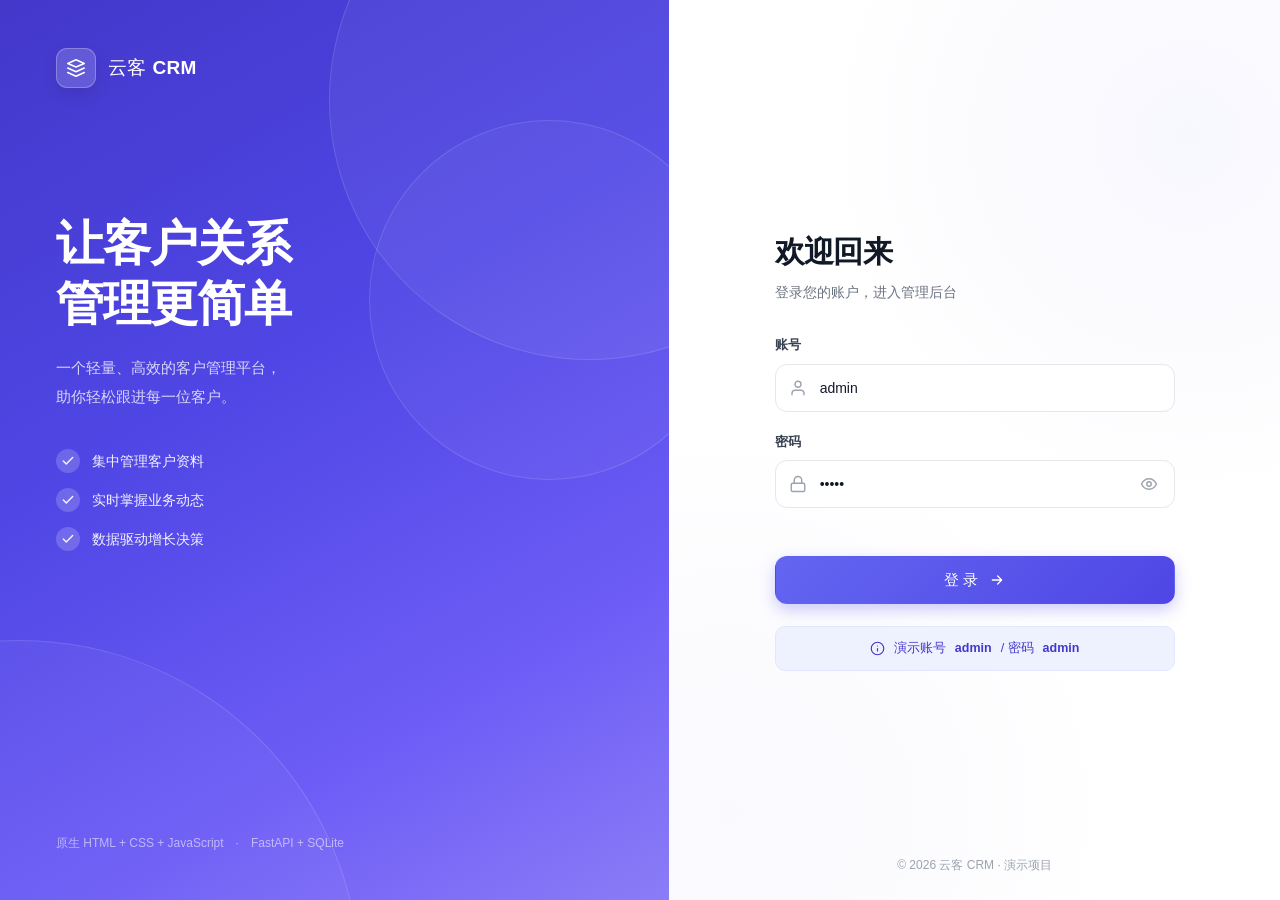
<file: frontend/index.html>
<!DOCTYPE html>
<html lang="zh-CN">
<head>
<meta charset="UTF-8">
<meta name="viewport" content="width=device-width, initial-scale=1.0">
<title>登录 · 客户管理系统</title>
<link rel="stylesheet" href="static/css/style.css">
</head>
<body class="login-page">
  <div class="login-shell">
    <!-- 左侧品牌展示区 -->
    <section class="login-brand">
      <div class="brand-decor d1"></div>
      <div class="brand-decor d2"></div>
      <div class="brand-decor d3"></div>
      <div class="brand-content">
        <div class="brand-logo">
          <div class="brand-logo-mark">
            <svg viewBox="0 0 24 24"><path d="M3 7l9-4 9 4-9 4-9-4z"/><path d="M3 12l9 4 9-4M3 17l9 4 9-4"/></svg>
          </div>
          <span>云客 <b>CRM</b></span>
        </div>
        <div class="brand-copy">
          <h1>让客户关系<br>管理更简单</h1>
          <p>一个轻量、高效的客户管理平台，<br>助你轻松跟进每一位客户。</p>
        </div>
        <div class="brand-features">
          <div class="f-item"><span class="f-ic"><svg viewBox="0 0 24 24"><path d="M20 6L9 17l-5-5"/></svg></span>集中管理客户资料</div>
          <div class="f-item"><span class="f-ic"><svg viewBox="0 0 24 24"><path d="M20 6L9 17l-5-5"/></svg></span>实时掌握业务动态</div>
          <div class="f-item"><span class="f-ic"><svg viewBox="0 0 24 24"><path d="M20 6L9 17l-5-5"/></svg></span>数据驱动增长决策</div>
        </div>
      </div>
      <div class="brand-footer">原生 HTML + CSS + JavaScript　·　FastAPI + SQLite</div>
    </section>

    <!-- 右侧登录表单区 -->
    <section class="login-panel">
      <div class="login-form-wrap">
        <div class="login-mobile-logo">
          <div class="brand-logo-mark">
            <svg viewBox="0 0 24 24"><path d="M3 7l9-4 9 4-9 4-9-4z"/><path d="M3 12l9 4 9-4M3 17l9 4 9-4"/></svg>
          </div>
          <span>云客 <b>CRM</b></span>
        </div>
        <div class="login-heading">
          <h2>欢迎回来</h2>
          <p>登录您的账户，进入管理后台</p>
        </div>
        <form id="loginForm" novalidate>
          <div class="field">
            <label for="username">账号</label>
            <div class="input-icon">
              <svg viewBox="0 0 24 24"><path d="M20 21v-2a4 4 0 0 0-4-4H8a4 4 0 0 0-4 4v2"/><circle cx="12" cy="7" r="4"/></svg>
              <input id="username" name="username" type="text" placeholder="请输入账号" value="admin" autocomplete="username">
            </div>
          </div>
          <div class="field">
            <label for="password">密码</label>
            <div class="input-icon">
              <svg viewBox="0 0 24 24"><rect x="3" y="11" width="18" height="11" rx="2"/><path d="M7 11V7a5 5 0 0 1 10 0v4"/></svg>
              <input id="password" name="password" type="password" placeholder="请输入密码" value="admin" autocomplete="current-password">
              <button type="button" class="pwd-toggle" id="pwdToggle" title="显示密码">
                <svg viewBox="0 0 24 24"><path d="M2 12s3.5-7 10-7 10 7 10 7-3.5 7-10 7-10-7-10-7z"/><circle cx="12" cy="12" r="3"/></svg>
              </button>
            </div>
          </div>
          <div class="error" id="loginError"></div>
          <button type="submit" class="btn btn-primary btn-block" id="loginBtn">
            <span>登 录</span>
            <svg class="arrow" viewBox="0 0 24 24"><path d="M5 12h14M13 6l6 6-6 6"/></svg>
          </button>
        </form>
        <div class="demo-hint">
          <svg viewBox="0 0 24 24"><circle cx="12" cy="12" r="10"/><path d="M12 16v-4M12 8h.01"/></svg>
          演示账号 <b>admin</b> / 密码 <b>admin</b>
        </div>
      </div>
      <div class="login-copyright">© 2026 云客 CRM · 演示项目</div>
    </section>
  </div>

  <script src="static/js/config.js"></script>
  <script src="static/js/login.js"></script>
</body>
</html>
</file>
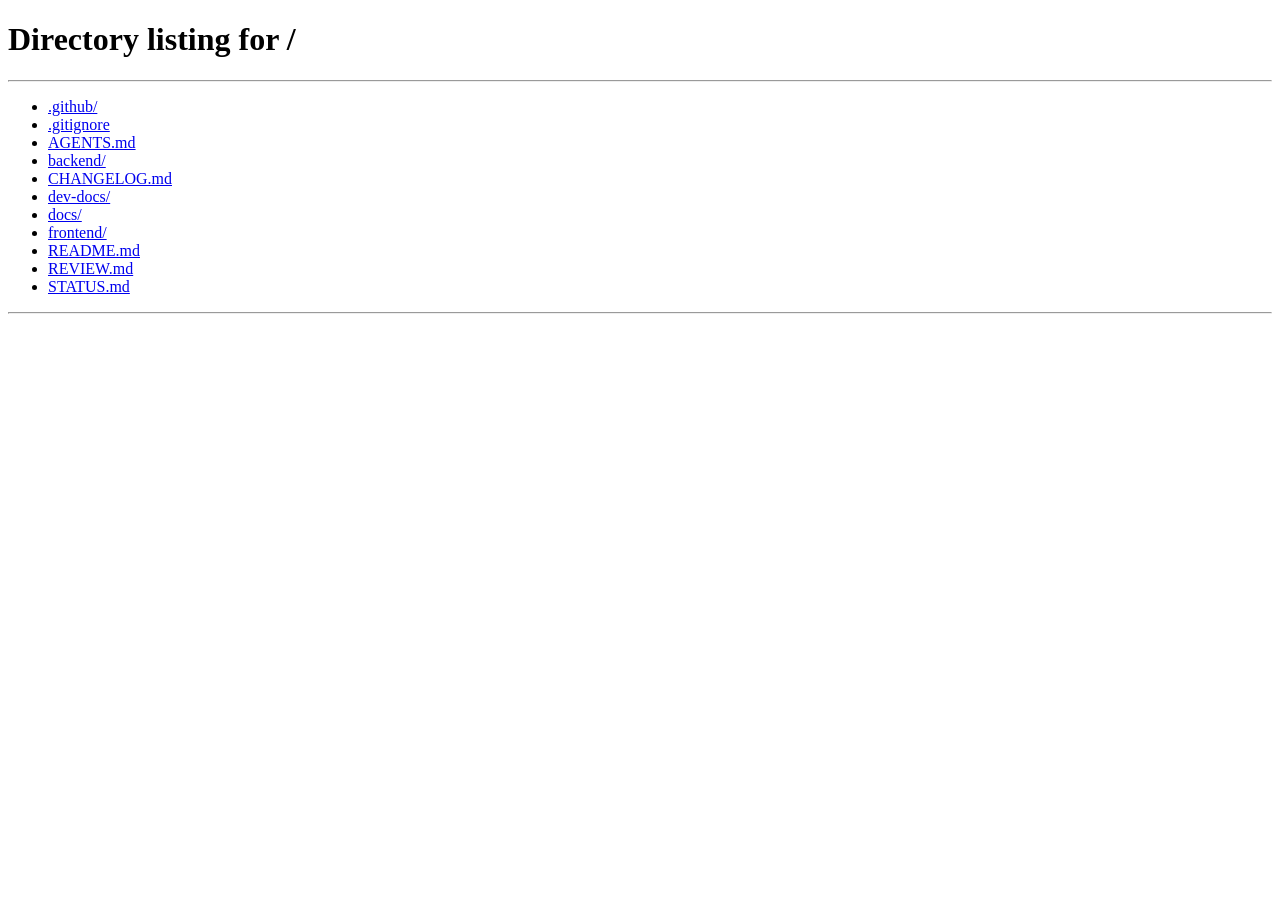
<file: frontend/admin.html>
<!DOCTYPE html>
<html lang="zh-CN">
<head>
<meta charset="UTF-8">
<meta name="viewport" content="width=device-width, initial-scale=1.0">
<title>用户管理 · 云客 CRM</title>
<link rel="stylesheet" href="static/css/style.css">
</head>
<body class="admin-page">
  <div class="layout">
    <!-- 左侧菜单 -->
    <aside class="sidebar" id="sidebar">
      <div class="side-brand">
        <div class="brand-logo-mark">
          <svg viewBox="0 0 24 24"><path d="M3 7l9-4 9 4-9 4-9-4z"/><path d="M3 12l9 4 9-4M3 17l9 4 9-4"/></svg>
        </div>
        <div class="side-brand-text"><strong>云客 CRM</strong><span>CUSTOMER SYSTEM</span></div>
      </div>

      <nav class="side-nav">
        <div class="nav-section-label">工作台</div>
        <a href="#" class="nav-item" data-nav="dashboard">
          <svg viewBox="0 0 24 24"><rect x="3" y="3" width="7" height="7" rx="1"/><rect x="14" y="3" width="7" height="7" rx="1"/><rect x="14" y="14" width="7" height="7" rx="1"/><rect x="3" y="14" width="7" height="7" rx="1"/></svg>
          <span>概览看板</span>
        </a>
        <div class="nav-section-label">业务管理</div>
        <a href="#" class="nav-item active" data-nav="customers">
          <svg viewBox="0 0 24 24"><path d="M16 21v-2a4 4 0 0 0-4-4H6a4 4 0 0 0-4 4v2"/><circle cx="9" cy="7" r="4"/><path d="M22 21v-2a4 4 0 0 0-3-3.87"/><path d="M16 3.13a4 4 0 0 1 0 7.75"/></svg>
          <span>用户管理</span>
          <span class="nav-badge" id="navCount">0</span>
        </a>
        <a href="#" class="nav-item" data-nav="orders">
          <svg viewBox="0 0 24 24"><path d="M14 2H6a2 2 0 0 0-2 2v16a2 2 0 0 0 2 2h12a2 2 0 0 0 2-2V8z"/><path d="M14 2v6h6M16 13H8M16 17H8M10 9H8"/></svg>
          <span>订单管理</span>
        </a>
        <a href="#" class="nav-item" data-nav="reports">
          <svg viewBox="0 0 24 24"><path d="M3 3v18h18"/><path d="m19 9-5 5-4-4-3 3"/></svg>
          <span>数据报表</span>
        </a>
        <div class="nav-section-label">系统</div>
        <a href="#" class="nav-item" data-nav="settings">
          <svg viewBox="0 0 24 24"><circle cx="12" cy="12" r="3"/><path d="M19.4 15a1.65 1.65 0 0 0 .33 1.82l.06.06a2 2 0 0 1-2.83 2.83l-.06-.06a1.65 1.65 0 0 0-1.82-.33 1.65 1.65 0 0 0-1 1.51V21a2 2 0 0 1-4 0v-.09A1.65 1.65 0 0 0 9 19.4a1.65 1.65 0 0 0-1.82.33l-.06.06a2 2 0 0 1-2.83-2.83l.06-.06a1.65 1.65 0 0 0 .33-1.82 1.65 1.65 0 0 0-1.51-1H3a2 2 0 0 1 0-4h.09A1.65 1.65 0 0 0 4.6 9a1.65 1.65 0 0 0-.33-1.82l-.06-.06a2 2 0 0 1 2.83-2.83l.06.06a1.65 1.65 0 0 0 1.82.33H9a1.65 1.65 0 0 0 1-1.51V3a2 2 0 0 1 4 0v.09a1.65 1.65 0 0 0 1 1.51 1.65 1.65 0 0 0 1.82-.33l.06-.06a2 2 0 0 1 2.83 2.83l-.06.06a1.65 1.65 0 0 0-.33 1.82V9a1.65 1.65 0 0 0 1.51 1H21a2 2 0 0 1 0 4h-.09a1.65 1.65 0 0 0-1.51 1z"/></svg>
          <span>系统设置</span>
        </a>
      </nav>

      <div class="side-bottom">
        <div class="side-user">
          <div class="avatar" id="sideAvatar">A</div>
          <div class="side-user-info"><strong id="sideUsername">admin</strong><span>系统管理员</span></div>
        </div>
        <button class="logout-btn" id="logoutBtn">
          <svg viewBox="0 0 24 24"><path d="M9 21H5a2 2 0 0 1-2-2V5a2 2 0 0 1 2-2h4M16 17l5-5-5-5M21 12H9"/></svg>
          退出登录
        </button>
      </div>
    </aside>

    <!-- 右侧主内容 -->
    <main class="main">
      <header class="topbar">
        <div class="topbar-left">
          <button class="menu-toggle" id="menuToggle" title="展开/收起菜单">
            <svg viewBox="0 0 24 24"><path d="M3 12h18M3 6h18M3 18h18"/></svg>
          </button>
          <div class="crumb"><span>业务管理</span><i>/</i><strong>用户管理</strong></div>
        </div>
        <div class="topbar-right">
          <span class="badge-api"><span class="dot"></span>REST API 已连接</span>
          <button class="icon-btn" title="通知">
            <svg viewBox="0 0 24 24"><path d="M18 8a6 6 0 0 0-12 0c0 7-3 9-3 9h18s-3-2-3-9M13.7 21a2 2 0 0 1-3.4 0"/></svg>
            <span class="notif-dot"></span>
          </button>
          <div class="avatar small" id="topAvatar">A</div>
        </div>
      </header>

      <div class="content">
        <div class="page-head">
          <div>
            <h1>用户管理</h1>
            <p>查看、搜索并维护系统中的客户信息</p>
          </div>
          <button class="btn btn-primary" id="addBtn">
            <svg viewBox="0 0 24 24"><path d="M12 5v14M5 12h14"/></svg> 新增用户
          </button>
        </div>

        <div class="stats" id="stats"></div>

        <div class="panel">
          <div class="panel-head">
            <div class="panel-title">
              <h2>客户列表</h2>
              <span class="count-pill" id="countPill">0 位客户</span>
            </div>
            <div class="toolbar">
              <div class="search-box">
                <svg viewBox="0 0 24 24"><circle cx="11" cy="11" r="8"/><path d="m21 21-4.35-4.35"/></svg>
                <input id="searchInput" type="text" placeholder="搜索姓名 / 公司 / 电话">
              </div>
              <select id="statusFilter" class="select">
                <option value="">全部状态</option>
                <option value="潜在客户">潜在客户</option>
                <option value="跟进中">跟进中</option>
                <option value="已成交">已成交</option>
                <option value="已流失">已流失</option>
              </select>
              <button class="btn btn-ghost" id="resetBtn">
                <svg viewBox="0 0 24 24"><path d="M3 12a9 9 0 1 0 3-6.7L3 8M3 3v5h5"/></svg> 重置
              </button>
            </div>
          </div>

          <div class="table-wrap">
            <table class="table">
              <thead>
                <tr>
                  <th>客户</th><th>公司</th><th>联系电话</th>
                  <th>行业</th><th>等级</th><th>状态</th><th>创建时间</th><th class="right">操作</th>
                </tr>
              </thead>
              <tbody id="tableBody"></tbody>
            </table>
            <div class="empty" id="empty" style="display:none">
              <svg viewBox="0 0 24 24"><path d="M20 21v-2a4 4 0 0 0-4-4H8a4 4 0 0 0-4 4v2"/><circle cx="12" cy="7" r="4"/></svg>
              <p>没有找到匹配的客户</p>
            </div>
          </div>

          <div class="pagination">
            <span id="pageInfo">共 0 条</span>
            <div class="pager">
              <button class="page-btn" id="prevBtn" title="上一页"><svg viewBox="0 0 24 24"><path d="m15 18-6-6 6-6"/></svg></button>
              <span id="pageNum">1 / 1</span>
              <button class="page-btn" id="nextBtn" title="下一页"><svg viewBox="0 0 24 24"><path d="m9 18 6-6-6-6"/></svg></button>
            </div>
          </div>
        </div>
      </div>
    </main>
  </div>

  <!-- 新增/编辑弹窗 -->
  <div class="modal-mask" id="modalMask">
    <div class="modal">
      <div class="modal-head">
        <h3 id="modalTitle">新增用户</h3>
        <button class="close" id="closeModal" title="关闭">&times;</button>
      </div>
      <form id="userForm" novalidate>
        <input type="hidden" id="uid">
        <div class="form-grid">
          <div class="form-item"><label>姓名 <i>*</i></label><input id="f_name" placeholder="请输入姓名"></div>
          <div class="form-item"><label>公司</label><input id="f_company" placeholder="请输入公司名称"></div>
          <div class="form-item"><label>电话</label><input id="f_phone" placeholder="请输入联系电话"></div>
          <div class="form-item"><label>邮箱</label><input id="f_email" type="email" placeholder="请输入邮箱"></div>
          <div class="form-item"><label>行业</label><input id="f_industry" placeholder="如：互联网、医疗"></div>
          <div class="form-item"><label>等级</label><select id="f_level"><option>普通</option><option>VIP</option></select></div>
          <div class="form-item"><label>状态</label><select id="f_status"><option>潜在客户</option><option>跟进中</option><option>已成交</option><option>已流失</option></select></div>
          <div class="form-item full"><label>备注</label><textarea id="f_remark" rows="3" placeholder="补充说明"></textarea></div>
        </div>
        <div class="error" id="formError"></div>
        <div class="modal-foot">
          <button type="button" class="btn btn-ghost" id="cancelBtn">取消</button>
          <button type="submit" class="btn btn-primary" id="saveBtn">保存</button>
        </div>
      </form>
    </div>
  </div>

  <!-- 删除确认弹窗 -->
  <div class="confirm-mask" id="confirmMask">
    <div class="confirm-box">
      <div class="confirm-icon">
        <svg viewBox="0 0 24 24"><path d="M10.29 3.86L1.82 18a2 2 0 0 0 1.71 3h16.94a2 2 0 0 0 1.71-3L13.71 3.86a2 2 0 0 0-3.42 0zM12 9v4M12 17h.01"/></svg>
      </div>
      <h3>确认删除</h3>
      <p id="confirmText">确定要删除该客户吗？此操作不可撤销。</p>
      <div class="confirm-foot">
        <button class="btn btn-ghost" id="confirmCancel">取消</button>
        <button class="btn btn-danger" id="confirmOk">确认删除</button>
      </div>
    </div>
  </div>

  <div class="overlay" id="overlay"></div>
  <div class="toast" id="toast"></div>

  <script src="static/js/config.js"></script>
  <script src="static/js/app.js"></script>
</body>
</html>
</file>
<file: frontend/static/css/style.css>
/* ============================================================
   云客 CRM · 现代化设计系统
   ============================================================ */
:root{
  --primary:#4f46e5;
  --primary-2:#6366f1;
  --primary-soft:#eef2ff;
  --primary-soft-2:#e0e7ff;
  --bg:#f6f7fb;
  --card:#ffffff;
  --text:#111827;
  --text-2:#6b7280;
  --text-3:#9ca3af;
  --border:#eceef3;
  --border-2:#e5e7eb;
  --danger:#ef4444;
  --danger-soft:#fef2f2;
  --success:#10b981;
  --warning:#f59e0b;
  --sidebar-bg:#111827;
  --sidebar-bg-2:#1f2937;
  --radius:14px;
  --radius-sm:10px;
  --shadow-sm:0 1px 2px rgba(16,24,40,.04),0 1px 3px rgba(16,24,40,.06);
  --shadow:0 4px 6px -1px rgba(16,24,40,.06),0 10px 24px rgba(16,24,40,.06);
  --shadow-lg:0 20px 48px rgba(16,24,40,.16);
  --transition:.2s cubic-bezier(.4,0,.2,1);
}
*{box-sizing:border-box;margin:0;padding:0}
html,body{height:100%}
body{
  font-family:-apple-system,BlinkMacSystemFont,"Segoe UI","PingFang SC","Hiragino Sans GB","Microsoft YaHei",sans-serif;
  color:var(--text);background:var(--bg);font-size:14px;-webkit-font-smoothing:antialiased;
  line-height:1.5;
}
svg{width:18px;height:18px;fill:none;stroke:currentColor;stroke-width:1.9;stroke-linecap:round;stroke-linejoin:round}
a{text-decoration:none;color:inherit}
button,input,select,textarea{font-family:inherit;font-size:inherit;color:inherit}
button{cursor:pointer}

/* ===== 通用按钮 ===== */
.btn{
  display:inline-flex;align-items:center;justify-content:center;gap:7px;
  height:40px;padding:0 18px;border:1px solid var(--border-2);border-radius:var(--radius-sm);
  background:#fff;color:var(--text);font-weight:500;font-size:13.5px;white-space:nowrap;
  transition:all var(--transition);box-shadow:var(--shadow-sm);
}
.btn svg{width:16px;height:16px}
.btn:hover{border-color:var(--primary-2);color:var(--primary);transform:translateY(-1px)}
.btn:active{transform:translateY(0)}
.btn-primary{
  background:linear-gradient(135deg,var(--primary-2),var(--primary));
  border-color:transparent;color:#fff;box-shadow:0 6px 16px rgba(79,70,229,.28);
}
.btn-primary:hover{color:#fff;box-shadow:0 8px 22px rgba(79,70,229,.38);border-color:transparent}
.btn-primary .arrow{margin-left:4px;transition:transform var(--transition)}
.btn-primary:hover .arrow{transform:translateX(3px)}
.btn-ghost{background:#fff;box-shadow:none}
.btn-danger{background:var(--danger);border-color:var(--danger);color:#fff;box-shadow:0 6px 16px rgba(239,68,68,.25)}
.btn-danger:hover{background:#dc2626;border-color:#dc2626;color:#fff}
.btn-block{width:100%;height:48px;font-size:15px;border-radius:12px}
.btn:disabled{opacity:.5;cursor:not-allowed;transform:none!important}
.btn.loading{opacity:.75}

/* ============================================================
   登录页
   ============================================================ */
.login-page{background:#fff}
.login-shell{display:flex;min-height:100vh}

/* 左侧品牌区 */
.login-brand{
  position:relative;flex:1.05;overflow:hidden;
  background:linear-gradient(150deg,#4338ca 0%,#4f46e5 40%,#6d5df6 75%,#8b7cf7 100%);
  display:flex;flex-direction:column;justify-content:space-between;
  padding:48px 56px;color:#fff;
}
.login-brand .brand-decor{position:absolute;border-radius:50%;border:1px solid rgba(255,255,255,.12)}
.brand-decor.d1{width:520px;height:520px;right:-180px;top:-160px;background:rgba(255,255,255,.05)}
.brand-decor.d2{width:360px;height:360px;right:-60px;top:120px;background:rgba(255,255,255,.04)}
.brand-decor.d3{width:680px;height:680px;left:-320px;bottom:-420px;background:rgba(255,255,255,.04)}
.brand-content{position:relative;z-index:2}
.brand-logo{display:flex;align-items:center;gap:12px;font-size:19px;letter-spacing:.02em}
.brand-logo b{font-weight:800}
.brand-logo-mark{
  width:40px;height:40px;border-radius:11px;flex:none;
  background:rgba(255,255,255,.16);border:1px solid rgba(255,255,255,.25);
  display:flex;align-items:center;justify-content:center;
  box-shadow:0 6px 16px rgba(0,0,0,.1);
}
.brand-logo-mark svg{width:22px;height:22px;stroke-width:1.7}
.brand-copy{margin-top:clamp(60px,14vh,130px)}
.brand-copy h1{font-size:clamp(32px,4vw,48px);font-weight:750;line-height:1.25;letter-spacing:-.02em}
.brand-copy p{margin-top:20px;font-size:15px;line-height:1.9;color:rgba(255,255,255,.78)}
.brand-features{margin-top:38px;display:flex;flex-direction:column;gap:15px}
.brand-features .f-item{display:flex;align-items:center;gap:12px;font-size:14px;color:rgba(255,255,255,.92)}
.f-ic{
  width:24px;height:24px;border-radius:50%;flex:none;
  background:rgba(255,255,255,.18);display:flex;align-items:center;justify-content:center;
}
.f-ic svg{width:14px;height:14px;stroke-width:2.5}
.brand-footer{position:relative;z-index:2;font-size:12px;color:rgba(255,255,255,.55)}

/* 右侧表单区 */
.login-panel{
  flex:1;display:flex;flex-direction:column;align-items:center;justify-content:center;
  padding:40px;position:relative;background:
    radial-gradient(circle at 85% 15%,rgba(99,102,241,.05),transparent 40%),
    radial-gradient(circle at 10% 90%,rgba(99,102,241,.04),transparent 40%),#fff;
}
.login-form-wrap{width:100%;max-width:400px}
.login-mobile-logo{display:none;align-items:center;gap:10px;margin-bottom:32px;color:var(--primary)}
.login-mobile-logo .brand-logo-mark{background:var(--primary);border-color:var(--primary);color:#fff}
.login-heading h2{font-size:30px;font-weight:750;letter-spacing:-.02em}
.login-heading p{margin-top:8px;color:var(--text-2);font-size:14px}
#loginForm{margin-top:32px}
.field{margin-bottom:20px}
.field label{display:block;font-size:13px;font-weight:600;margin-bottom:9px;color:#374151}
.input-icon{position:relative;display:flex;align-items:center}
.input-icon>svg{position:absolute;left:14px;width:18px;height:18px;color:var(--text-3);pointer-events:none}
.input-icon input{
  width:100%;height:48px;border:1.5px solid var(--border-2);border-radius:12px;
  padding:0 44px 0 44px;outline:none;background:#fff;font-size:14px;
  transition:all var(--transition);
}
.input-icon input::placeholder{color:#b8bcc6}
.input-icon input:focus{border-color:var(--primary-2);box-shadow:0 0 0 4px rgba(99,102,241,.1)}
.pwd-toggle{
  position:absolute;right:10px;width:32px;height:32px;border:none;background:none;
  color:var(--text-3);display:flex;align-items:center;justify-content:center;border-radius:8px;
}
.pwd-toggle:hover{background:var(--bg);color:var(--text-2)}
.pwd-toggle.active{color:var(--primary)}
.pwd-toggle svg{width:18px;height:18px}
.error{color:var(--danger);font-size:12.5px;min-height:18px;margin:4px 0 10px;display:flex;align-items:center;gap:6px}
.demo-hint{
  margin-top:22px;padding:12px 16px;background:var(--primary-soft);border:1px solid var(--primary-soft-2);
  border-radius:10px;font-size:12.5px;color:#4338ca;display:flex;align-items:center;gap:9px;justify-content:center;
}
.demo-hint svg{width:15px;height:15px;flex:none}
.demo-hint b{font-weight:700}
.login-copyright{position:absolute;bottom:26px;font-size:12px;color:var(--text-3)}

/* ============================================================
   管理界面布局
   ============================================================ */
.admin-page{background:var(--bg)}
.layout{display:flex;min-height:100vh}

/* 侧边栏 */
.sidebar{
  width:248px;background:linear-gradient(180deg,var(--sidebar-bg),#0b1220);
  color:#cbd5e1;display:flex;flex-direction:column;
  position:fixed;top:0;bottom:0;left:0;z-index:30;
  transition:width var(--transition),transform var(--transition);
}
.side-brand{
  height:72px;display:flex;align-items:center;gap:11px;padding:0 22px;
  border-bottom:1px solid rgba(255,255,255,.07);flex:none;
}
.side-brand .brand-logo-mark{width:36px;height:36px;border-radius:10px}
.side-brand-text strong{display:block;font-size:15px;color:#fff;font-weight:650;white-space:nowrap}
.side-brand-text span{display:block;font-size:9.5px;color:#64748b;letter-spacing:.12em;margin-top:2px}
.side-nav{flex:1;padding:18px 12px;overflow-y:auto}
.nav-section-label{
  font-size:10.5px;color:#64748b;letter-spacing:.1em;font-weight:600;
  padding:0 12px;margin:16px 0 8px;text-transform:uppercase;
}
.nav-section-label:first-child{margin-top:4px}
.nav-item{
  display:flex;align-items:center;gap:12px;height:44px;padding:0 12px;border-radius:10px;
  color:#94a3b8;font-size:13.5px;margin-bottom:3px;transition:all var(--transition);
  position:relative;white-space:nowrap;
}
.nav-item svg{width:18px;height:18px;flex:none}
.nav-item:hover{background:rgba(255,255,255,.06);color:#e2e8f0}
.nav-item.active{
  background:linear-gradient(135deg,rgba(99,102,241,.28),rgba(79,70,229,.18));
  color:#fff;font-weight:550;
}
.nav-item.active::before{
  content:"";position:absolute;left:0;top:50%;transform:translateY(-50%);
  width:3px;height:22px;border-radius:0 3px 3px 0;background:#818cf8;
}
.nav-item.active svg{color:#a5b4fc}
.nav-badge{
  margin-left:auto;font-size:10.5px;min-width:22px;height:20px;padding:0 6px;
  background:rgba(255,255,255,.1);border-radius:10px;display:flex;align-items:center;justify-content:center;
  color:#cbd5e1;
}
.nav-item.active .nav-badge{background:rgba(129,140,248,.35);color:#e0e7ff}
.side-bottom{padding:14px;border-top:1px solid rgba(255,255,255,.07);flex:none}
.side-user{display:flex;align-items:center;gap:11px;padding:8px 8px 14px}
.side-user-info strong{display:block;font-size:13px;color:#f1f5f9;font-weight:600}
.side-user-info span{display:block;font-size:11px;color:#64748b;margin-top:2px}
.logout-btn{
  width:100%;height:40px;display:flex;align-items:center;justify-content:center;gap:9px;
  border:1px solid rgba(255,255,255,.1);background:rgba(255,255,255,.04);
  border-radius:10px;color:#cbd5e1;font-size:13px;transition:all var(--transition);
}
.logout-btn svg{width:16px;height:16px}
.logout-btn:hover{background:rgba(239,68,68,.15);border-color:rgba(239,68,68,.35);color:#fca5a5}

/* 头像 */
.avatar{
  width:38px;height:38px;border-radius:11px;flex:none;
  background:linear-gradient(135deg,#6366f1,#8b5cf6);color:#fff;
  display:flex;align-items:center;justify-content:center;font-weight:650;font-size:15px;
  box-shadow:0 4px 12px rgba(99,102,241,.35);
}
.avatar.small{width:34px;height:34px;font-size:13px;border-radius:10px}

/* 主内容区 */
.main{flex:1;margin-left:248px;min-width:0;transition:margin-left var(--transition)}
.topbar{
  height:72px;background:rgba(255,255,255,.9);backdrop-filter:blur(12px);
  border-bottom:1px solid var(--border);display:flex;align-items:center;
  justify-content:space-between;padding:0 32px;position:sticky;top:0;z-index:20;
}
.topbar-left{display:flex;align-items:center;gap:16px}
.menu-toggle{
  width:36px;height:36px;border:1px solid var(--border-2);background:#fff;border-radius:9px;
  display:flex;align-items:center;justify-content:center;color:var(--text-2);transition:all var(--transition);
}
.menu-toggle:hover{border-color:var(--primary-2);color:var(--primary)}
.menu-toggle svg{width:18px;height:18px}
.crumb{font-size:13px;color:var(--text-3)}
.crumb i{font-style:normal;margin:0 9px;color:#d1d5db}
.crumb strong{color:var(--text);font-weight:600}
.topbar-right{display:flex;align-items:center;gap:18px}
.badge-api{
  font-size:11.5px;color:var(--success);background:#ecfdf5;padding:6px 12px;
  border-radius:20px;display:flex;align-items:center;gap:7px;font-weight:500;
}
.badge-api .dot{width:7px;height:7px;border-radius:50%;background:var(--success);box-shadow:0 0 0 3px rgba(16,185,129,.15)}
.icon-btn{
  position:relative;width:36px;height:36px;border:none;background:none;border-radius:9px;
  color:var(--text-2);display:flex;align-items:center;justify-content:center;transition:all var(--transition);
}
.icon-btn:hover{background:var(--bg);color:var(--text)}
.notif-dot{position:absolute;top:7px;right:8px;width:7px;height:7px;border-radius:50%;background:var(--danger);border:2px solid #fff}

.content{padding:30px 32px 48px;max-width:1560px;margin:0 auto}
.page-head{display:flex;align-items:flex-end;justify-content:space-between;margin-bottom:26px;gap:20px}
.page-head h1{font-size:25px;font-weight:720;letter-spacing:-.02em}
.page-head p{color:var(--text-2);font-size:13.5px;margin-top:5px}

/* 统计卡片 */
.stats{display:grid;grid-template-columns:repeat(4,1fr);gap:18px;margin-bottom:22px}
.stat{
  background:#fff;border:1px solid var(--border);border-radius:var(--radius);
  padding:20px 22px;box-shadow:var(--shadow-sm);position:relative;overflow:hidden;
  display:grid;grid-template-columns:auto 1fr;gap:14px;align-items:center;
  transition:all var(--transition);
}
.stat:hover{transform:translateY(-2px);box-shadow:var(--shadow)}
.stat::after{
  content:"";position:absolute;right:-24px;top:-24px;width:88px;height:88px;border-radius:50%;
  background:currentColor;opacity:.045;
}
.stat-icon{
  width:46px;height:46px;border-radius:13px;display:flex;align-items:center;justify-content:center;
}
.stat-icon svg{width:22px;height:22px}
.stat-indigo{color:var(--primary)} .stat-indigo .stat-icon{background:var(--primary-soft);color:var(--primary)}
.stat-slate{color:#64748b} .stat-slate .stat-icon{background:#f1f5f9;color:#64748b}
.stat-amber{color:var(--warning)} .stat-amber .stat-icon{background:#fffbeb;color:var(--warning)}
.stat-green{color:var(--success)} .stat-green .stat-icon{background:#ecfdf5;color:var(--success)}
.stat-body{min-width:0}
.stat-label{font-size:12.5px;color:var(--text-2);font-weight:500}
.stat-value{font-size:27px;font-weight:720;line-height:1.15;margin-top:3px;color:var(--text)}
.stat-sub{grid-column:1/-1;font-size:11.5px;color:var(--text-3);padding-top:2px}

/* 面板 / 表格 */
.panel{
  background:#fff;border:1px solid var(--border);border-radius:var(--radius);
  box-shadow:var(--shadow-sm);overflow:hidden;
}
.panel-head{
  display:flex;align-items:center;justify-content:space-between;gap:16px;
  padding:18px 22px;border-bottom:1px solid var(--border);flex-wrap:wrap;
}
.panel-title{display:flex;align-items:center;gap:10px}
.panel-title h2{font-size:16px;font-weight:650}
.count-pill{
  font-size:11.5px;color:var(--primary);background:var(--primary-soft);
  padding:3px 10px;border-radius:20px;font-weight:550;
}
.toolbar{display:flex;align-items:center;gap:10px;flex-wrap:wrap}
.search-box{position:relative;width:270px}
.search-box svg{position:absolute;left:12px;top:50%;transform:translateY(-50%);width:17px;height:17px;color:var(--text-3)}
.search-box input{
  width:100%;height:38px;padding:0 12px 0 38px;border:1.5px solid var(--border-2);
  border-radius:9px;outline:none;background:#fff;font-size:13px;transition:all var(--transition);
}
.search-box input::placeholder{color:#b8bcc6}
.search-box input:focus{border-color:var(--primary-2);box-shadow:0 0 0 3px rgba(99,102,241,.1)}
.select{
  height:38px;border:1.5px solid var(--border-2);border-radius:9px;padding:0 32px 0 12px;
  outline:none;background:#fff;color:var(--text-2);font-size:13px;cursor:pointer;transition:all var(--transition);
}
.select:focus{border-color:var(--primary-2)}
.toolbar .btn{height:38px;font-size:13px}

.table-wrap{overflow-x:auto}
.table{width:100%;border-collapse:collapse;font-size:13px;min-width:860px}
.table thead th{
  background:#fafbfc;color:var(--text-2);font-weight:600;text-align:left;
  padding:13px 20px;white-space:nowrap;border-bottom:1px solid var(--border);font-size:12px;
}
.table tbody td{padding:14px 20px;border-bottom:1px solid #f3f4f6;white-space:nowrap;color:#374151}
.table tbody tr{transition:background var(--transition)}
.table tbody tr:hover{background:#fafbff}
.table tbody tr:last-child td{border-bottom:none}
.table .right{text-align:right}
.cell-person{display:flex;align-items:center;gap:11px}
.person-avatar{
  width:34px;height:34px;border-radius:10px;flex:none;
  background:linear-gradient(135deg,#e0e7ff,#c7d2fe);color:#4338ca;
  display:flex;align-items:center;justify-content:center;font-weight:650;font-size:13px;
}
.cell-name{font-weight:600;color:var(--text);font-size:13.5px}
.cell-sub{font-size:11px;color:var(--text-3);margin-top:1px}
.cell-date{color:var(--text-3);font-size:12px}
.tag{display:inline-block;padding:3px 10px;border-radius:6px;font-size:11.5px;font-weight:600}
.tag-vip{background:#fff7ed;color:#ea580c;border:1px solid #ffedd5}
.tag-normal{background:#f3f4f6;color:#6b7280;border:1px solid #e5e7eb}
.st{display:inline-flex;align-items:center;gap:6px;font-size:12.5px;font-weight:500}
.st::before{content:"";width:7px;height:7px;border-radius:50%;background:currentColor;box-shadow:0 0 0 3px currentColor;box-shadow:0 0 0 3px transparent}
.st-潜在客户{color:#94a3b8}.st-跟进中{color:#f59e0b}.st-已成交{color:#10b981}.st-已流失{color:#ef4444}
.op-btn{
  width:32px;height:32px;border:none;background:none;color:var(--primary-2);
  display:inline-flex;align-items:center;justify-content:center;border-radius:8px;
  transition:all var(--transition);margin-left:2px;
}
.op-btn svg{width:16px;height:16px}
.op-btn:hover{background:var(--primary-soft)}
.op-btn.del{color:#94a3b8}
.op-btn.del:hover{background:var(--danger-soft);color:var(--danger)}
.empty{padding:64px 20px;text-align:center;color:var(--text-3)}
.empty svg{width:44px;height:44px;stroke-width:1.3;opacity:.5}
.empty p{margin-top:12px;font-size:13.5px}
.pagination{
  display:flex;align-items:center;justify-content:space-between;
  padding:15px 22px;border-top:1px solid var(--border);font-size:12.5px;color:var(--text-2);
}
.pager{display:flex;align-items:center;gap:12px}
.pager #pageNum{font-variant-numeric:tabular-nums;min-width:52px;text-align:center}
.page-btn{
  width:32px;height:32px;border:1px solid var(--border-2);background:#fff;border-radius:8px;
  display:flex;align-items:center;justify-content:center;color:var(--text-2);transition:all var(--transition);
}
.page-btn svg{width:16px;height:16px}
.page-btn:hover:not(:disabled){border-color:var(--primary-2);color:var(--primary)}
.page-btn:disabled{opacity:.4;cursor:not-allowed}

/* ===== 弹窗 ===== */
.modal-mask,.confirm-mask{
  position:fixed;inset:0;background:rgba(15,23,42,.5);backdrop-filter:blur(3px);
  display:none;align-items:center;justify-content:center;z-index:50;padding:20px;
  animation:fadeIn .18s ease;
}
.modal-mask.show,.confirm-mask.show{display:flex}
@keyframes fadeIn{from{opacity:0}to{opacity:1}}
@keyframes slideUp{from{opacity:0;transform:translateY(16px) scale(.98)}to{opacity:1;transform:none}}
.modal{
  width:100%;max-width:660px;background:#fff;border-radius:18px;box-shadow:var(--shadow-lg);
  max-height:90vh;overflow-y:auto;animation:slideUp .22s ease;
}
.modal-head{
  display:flex;align-items:center;justify-content:space-between;
  padding:22px 26px;border-bottom:1px solid var(--border);
}
.modal-head h3{font-size:17px;font-weight:680}
.close{
  width:32px;height:32px;border:none;background:var(--bg);border-radius:8px;
  font-size:22px;color:var(--text-3);line-height:1;display:flex;align-items:center;justify-content:center;
  transition:all var(--transition);
}
.close:hover{background:var(--danger-soft);color:var(--danger)}
.form-grid{display:grid;grid-template-columns:1fr 1fr;gap:18px;padding:26px 26px 8px}
.form-item.full{grid-column:1/-1}
.form-item label{display:block;font-size:12.5px;font-weight:600;margin-bottom:8px;color:#374151}
.form-item label i{color:var(--danger);font-style:normal}
.form-item input,.form-item select,.form-item textarea{
  width:100%;border:1.5px solid var(--border-2);border-radius:9px;padding:10px 12px;
  outline:none;transition:all var(--transition);resize:vertical;background:#fff;font-size:13.5px;
}
.form-item input::placeholder,.form-item textarea::placeholder{color:#b8bcc6}
.form-item input:focus,.form-item select:focus,.form-item textarea:focus{
  border-color:var(--primary-2);box-shadow:0 0 0 3px rgba(99,102,241,.1)
}
.modal form>.error{padding:6px 26px 0}
.modal-foot{display:flex;justify-content:flex-end;gap:10px;padding:20px 26px 26px}

/* 删除确认 */
.confirm-mask{z-index:60}
.confirm-box{
  width:100%;max-width:400px;background:#fff;border-radius:18px;box-shadow:var(--shadow-lg);
  padding:32px 28px 26px;text-align:center;animation:slideUp .22s ease;
}
.confirm-icon{
  width:56px;height:56px;border-radius:16px;background:var(--danger-soft);color:var(--danger);
  display:flex;align-items:center;justify-content:center;margin:0 auto 18px;
}
.confirm-icon svg{width:28px;height:28px}
.confirm-box h3{font-size:18px;font-weight:680}
.confirm-box p{font-size:13.5px;color:var(--text-2);margin-top:9px;line-height:1.7}
.confirm-foot{display:flex;gap:10px;margin-top:26px}
.confirm-foot .btn{flex:1}

/* ===== Toast ===== */
.toast{
  position:fixed;top:24px;left:50%;transform:translateX(-50%) translateY(-24px);
  background:#111827;color:#fff;padding:12px 22px;border-radius:11px;font-size:13.5px;
  box-shadow:0 12px 32px rgba(0,0,0,.25);opacity:0;transition:all .28s ease;
  pointer-events:none;z-index:100;display:flex;align-items:center;gap:8px;
}
.toast.show{opacity:1;transform:translateX(-50%) translateY(0)}
.toast.ok{background:linear-gradient(135deg,#10b981,#059669)}
.toast.err{background:linear-gradient(135deg,#ef4444,#dc2626)}

/* 侧栏折叠（桌面） */
.sidebar.collapsed{width:76px}
.sidebar.collapsed .side-brand-text,
.sidebar.collapsed .nav-section-label,
.sidebar.collapsed .nav-item span,
.sidebar.collapsed .side-user-info,
.sidebar.collapsed .logout-btn{display:none}
.sidebar.collapsed .nav-item{justify-content:center;padding:0}
.sidebar.collapsed .side-brand{justify-content:center;padding:0}
.sidebar.collapsed .side-user{justify-content:center}
.sidebar.collapsed .nav-badge{display:none}
.main.expanded{margin-left:76px}

.overlay{display:none;position:fixed;inset:0;background:rgba(15,23,42,.5);z-index:25}
.overlay.show{display:block}

/* ===== 响应式 ===== */
@media(max-width:1080px){
  .stats{grid-template-columns:repeat(2,1fr)}
}
@media(max-width:900px){
  .login-brand{display:none}
  .login-mobile-logo{display:flex}
  .login-panel{flex:none;width:100%}
}
@media(max-width:768px){
  .sidebar{transform:translateX(-100%);width:248px}
  .sidebar.mobile-open{transform:translateX(0)}
  .main,.main.expanded{margin-left:0}
  .topbar{padding:0 18px}
  .content{padding:20px 18px 40px}
  .badge-api{display:none}
  .toolbar{width:100%}
  .search-box{flex:1;width:auto}
  .panel-head{align-items:flex-start}
  .form-grid{grid-template-columns:1fr}
}
@media(max-width:520px){
  .stats{grid-template-columns:1fr 1fr;gap:12px}
  .stat{padding:16px;gap:10px}
  .stat-value{font-size:22px}
  .page-head{flex-direction:column;align-items:flex-start}
  .crumb span,.crumb i{display:none}
}
</file>
